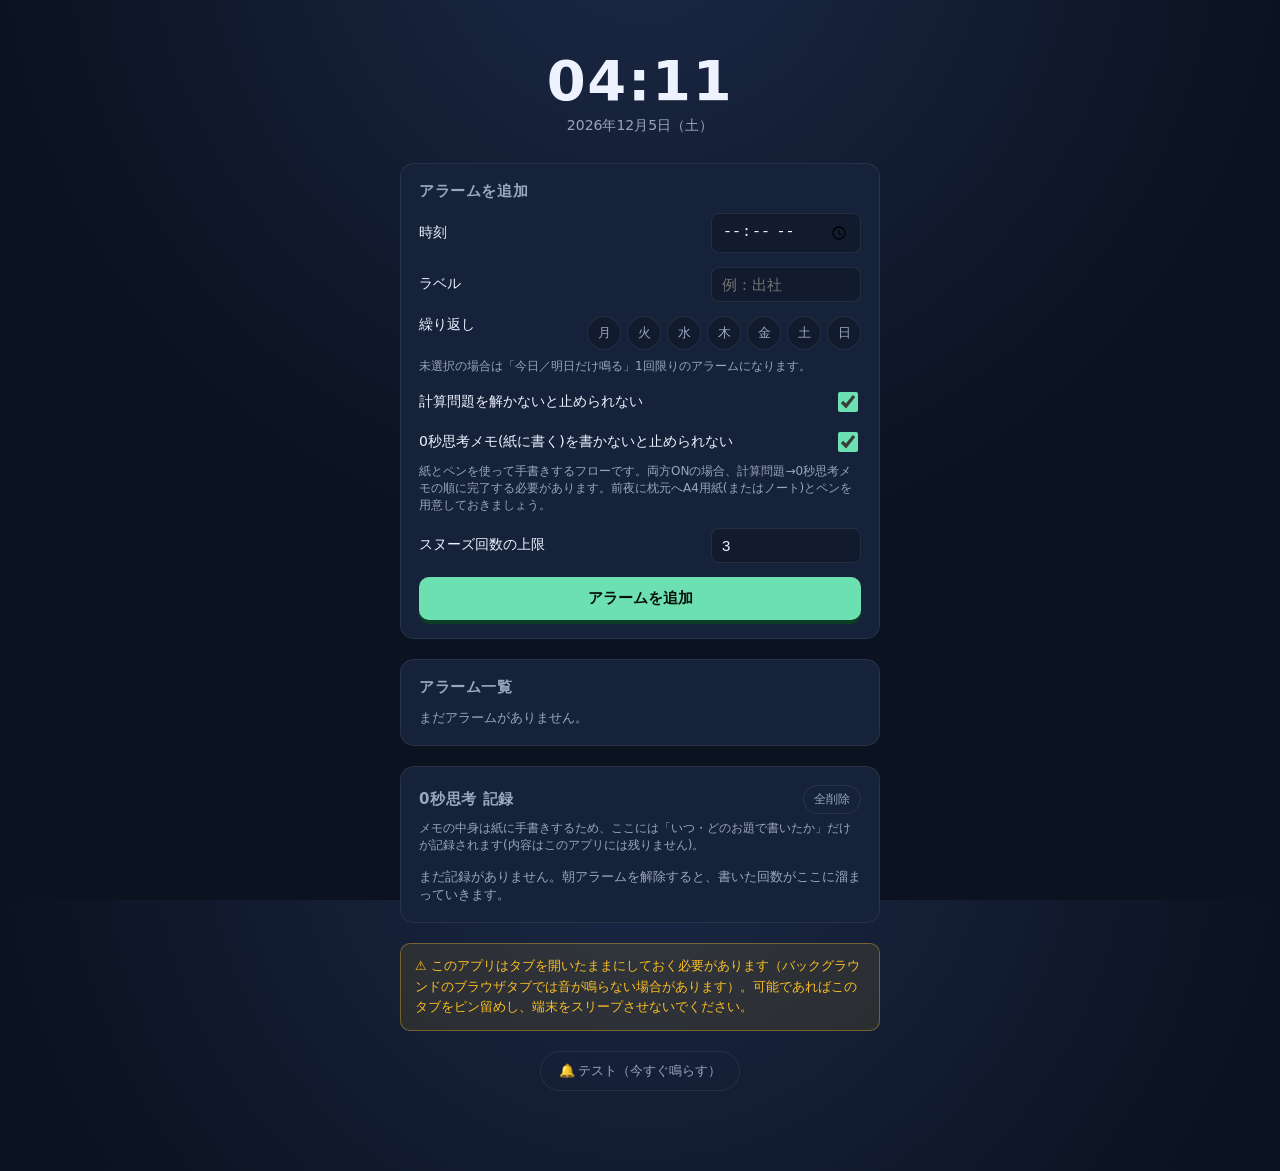
<file: alarm-clock/index.html>
<!DOCTYPE html>
<html lang="ja">
<head>
<meta charset="UTF-8">
<meta name="viewport" content="width=device-width, initial-scale=1.0, maximum-scale=1.0, viewport-fit=cover">
<title>絶対に起きれる目覚まし時計</title>
<link rel="stylesheet" href="style.css">

<!-- iPhoneのホーム画面追加（PWA）対応 -->
<link rel="manifest" href="manifest.json">
<link rel="apple-touch-icon" href="icons/icon-180.png">
<link rel="icon" href="icons/icon-192.png">
<meta name="apple-mobile-web-app-capable" content="yes">
<meta name="mobile-web-app-capable" content="yes">
<meta name="apple-mobile-web-app-status-bar-style" content="black-translucent">
<meta name="apple-mobile-web-app-title" content="目覚まし">
<meta name="theme-color" content="#0b1220">
<meta name="format-detection" content="telephone=no">
</head>
<body>

<main class="app" id="app">
  <header class="clock-header">
    <div class="now-time" id="nowTime">--:--</div>
    <div class="now-date" id="nowDate">----年--月--日（-）</div>
  </header>

  <section class="next-alarm" id="nextAlarmBox" hidden>
    <span class="next-alarm-label">次のアラーム</span>
    <span class="next-alarm-value" id="nextAlarmValue">--:--</span>
  </section>

  <section class="alarm-form">
    <h2>アラームを追加</h2>
    <form id="alarmForm">
      <div class="form-row">
        <label for="timeInput">時刻</label>
        <input type="time" id="timeInput" required>
      </div>
      <div class="form-row">
        <label for="labelInput">ラベル</label>
        <input type="text" id="labelInput" placeholder="例：出社">
      </div>
      <div class="form-row days-row">
        <label>繰り返し</label>
        <div class="days-picker" id="daysPicker">
          <button type="button" class="day-btn" data-day="1">月</button>
          <button type="button" class="day-btn" data-day="2">火</button>
          <button type="button" class="day-btn" data-day="3">水</button>
          <button type="button" class="day-btn" data-day="4">木</button>
          <button type="button" class="day-btn" data-day="5">金</button>
          <button type="button" class="day-btn" data-day="6">土</button>
          <button type="button" class="day-btn" data-day="0">日</button>
        </div>
      </div>
      <p class="hint">未選択の場合は「今日／明日だけ鳴る」1回限りのアラームになります。</p>

      <div class="form-row">
        <label for="mathToggle">計算問題を解かないと止められない</label>
        <input type="checkbox" id="mathToggle" checked>
      </div>
      <div class="form-row">
        <label for="zeroSecondToggle">0秒思考メモ(紙に書く)を書かないと止められない</label>
        <input type="checkbox" id="zeroSecondToggle" checked>
      </div>
      <p class="hint">紙とペンを使って手書きするフローです。両方ONの場合、計算問題→0秒思考メモの順に完了する必要があります。前夜に枕元へA4用紙(またはノート)とペンを用意しておきましょう。</p>
      <div class="form-row">
        <label for="snoozeLimitInput">スヌーズ回数の上限</label>
        <input type="number" id="snoozeLimitInput" min="0" max="10" value="3">
      </div>

      <button type="submit" class="primary-btn">アラームを追加</button>
    </form>
  </section>

  <section class="alarm-list">
    <h2>アラーム一覧</h2>
    <ul id="alarmList" class="alarm-items"></ul>
    <p class="empty-msg" id="emptyMsg">まだアラームがありません。</p>
  </section>

  <section class="memo-history">
    <div class="memo-history-head">
      <h2>0秒思考 記録</h2>
      <button type="button" class="clear-history-btn" id="clearHistoryBtn">全削除</button>
    </div>
    <p class="memo-stats" id="memoStats"></p>
    <p class="hint">メモの中身は紙に手書きするため、ここには「いつ・どのお題で書いたか」だけが記録されます(内容はこのアプリには残りません)。</p>
    <ul id="memoHistoryList" class="memo-history-items"></ul>
    <p class="empty-msg" id="memoEmptyMsg">まだ記録がありません。朝アラームを解除すると、書いた回数がここに溜まっていきます。</p>
  </section>

  <section class="warning-box" id="permissionWarning" hidden>
    ⚠️ このアプリはタブを開いたままにしておく必要があります（バックグラウンドのブラウザタブでは音が鳴らない場合があります）。可能であればこのタブをピン留めし、端末をスリープさせないでください。
  </section>

  <section class="ios-hint" id="iosInstallHint" hidden>
    📱 <strong>iPhoneでの使い方</strong><br>
    Safariの共有ボタン <span aria-hidden="true">⬆️</span> →「ホーム画面に追加」でアプリのように起動できます。<br>
    確実に鳴らすために、就寝前に以下を確認してください。
    <ul>
      <li>本体側面の<strong>着信/サイレントスイッチ</strong>をオン（音が鳴る側）にする</li>
      <li><strong>おやすみモード/集中モード</strong>をオフにするか、このアプリの通知を許可する</li>
      <li>設定 →「画面表示と明るさ」→「自動ロック」を<strong>「なし」</strong>にする（充電しながら推奨）</li>
      <li>このアプリの画面を開いたままにしておく</li>
    </ul>
  </section>

  <button class="test-btn" id="testBtn" type="button">🔔 テスト（今すぐ鳴らす）</button>
</main>

<!-- iOSのサイレントスイッチ対策: WebAudioの出力をこのaudio要素経由で再生する -->
<audio id="audioSink" playsinline style="display:none"></audio>

<!-- 待機中に一定時間操作がないと表示される、ほぼ真っ黒な省電力画面 -->
<div class="idle-screen" id="idleScreen" hidden>
  <div class="idle-clock" id="idleClock">--:--</div>
  <div class="idle-hint">アラーム待機中 ・ タップで元の画面に戻ります</div>
</div>

<!-- 鳴動中オーバーレイ -->
<div class="ringing-overlay" id="ringingOverlay" hidden>
  <div class="ringing-content">
    <div class="ringing-label">⏰ 起きる時間です！</div>
    <div class="ringing-time" id="ringingTime">--:--</div>
    <div class="ringing-alarm-label" id="ringingAlarmLabel"></div>
    <div class="snooze-status" id="snoozeStatus"></div>

    <div class="ringing-actions">
      <button class="snooze-btn" id="snoozeBtn" type="button">😴 あと5分スヌーズ</button>
      <button class="stop-btn" id="stopBtn" type="button">🛑 アラームを止める</button>
    </div>
  </div>
</div>

<!-- 計算チャレンジモーダル -->
<div class="math-modal" id="mathModal" hidden>
  <div class="math-content">
    <div class="math-progress" id="mathProgress">問題 1 / 3</div>
    <div class="math-question" id="mathQuestion">1 + 1 = ?</div>
    <input type="number" class="math-answer" id="mathAnswer" inputmode="numeric" autocomplete="off">
    <button class="primary-btn" id="mathSubmit" type="button">回答する</button>
    <div class="math-feedback" id="mathFeedback"></div>
  </div>
</div>

<!-- 0秒思考メモ モーダル(紙に手書きするフロー) -->
<div class="zs-modal" id="zeroSecondModal" hidden>
  <div class="zs-content">
    <span class="zs-badge">0秒思考メモ ・ 紙に手書き</span>
    <p class="zs-sound-note">🔇 集中できるよう、アラーム音はここで止まっています</p>
    <div class="zs-prompt-label">今日のお題</div>
    <div class="zs-prompt" id="zsPrompt">タイトル</div>
    <p class="zs-rule">
      📝 <strong>A4用紙(またはノート)とペン</strong>を用意し、上のお題について<br>
      <strong>4〜6行、各行20〜30字</strong>を目安に、思いついたまま<strong>手で</strong>書き出してください。<br>
      文法や体裁は気にせず、スピード優先で。デバイスへの入力ではなく、紙に書くのがポイントです。
    </p>
    <div class="zs-timer-wrap">
      <div class="zs-timer" id="zsTimer">1:00</div>
      <div class="zs-timer-label">書き終わるまでの目安タイム</div>
    </div>
    <div class="zs-status" id="zsStatus">タイマーが0:00になったら、下のボタンを押せるようになります</div>
    <button class="primary-btn" id="zsSubmit" type="button" disabled>紙に書き終えた</button>
  </div>
</div>

<script src="app.js"></script>
</body>
</html>
</file>
<file: alarm-clock/style.css>
:root{
  --bg: #0b1220;
  --bg-soft: #121b2e;
  --card: #16213a;
  --border: rgba(255,255,255,0.08);
  --text: #eef2ff;
  --muted: #9aa5c0;
  --accent: #6de0b2;
  --accent-dark: #0e3d26;
  --danger: #f87171;
  --danger-dark: #7f1d1d;
  --warn: #fbbf24;
}
*{box-sizing:border-box;}
[hidden]{display:none !important;}
html{ height:100%; }
body{
  margin:0;
  min-height:100vh;
  min-height:100dvh;
  background:radial-gradient(circle at 50% -10%, #1c2947 0%, var(--bg) 55%);
  color:var(--text);
  font-family:'Hiragino Sans','Noto Sans JP',system-ui,sans-serif;
  display:flex;
  justify-content:center;
  -webkit-text-size-adjust:100%;
  /* iPhoneのノッチ/ホームインジケーター領域を避ける(PWA/フルスクリーン時) */
  padding:calc(24px + env(safe-area-inset-top)) calc(16px + env(safe-area-inset-right)) calc(80px + env(safe-area-inset-bottom)) calc(16px + env(safe-area-inset-left));
}
.app{
  width:100%;
  max-width:480px;
  display:flex;
  flex-direction:column;
  gap:20px;
}
.clock-header{
  text-align:center;
  padding:24px 0 8px;
}
.now-time{
  font-size:56px;
  font-weight:800;
  letter-spacing:0.03em;
  font-variant-numeric:tabular-nums;
}
.now-date{
  color:var(--muted);
  margin-top:4px;
  font-size:14px;
}
.next-alarm{
  background:var(--card);
  border:1px solid var(--border);
  border-radius:12px;
  padding:12px 16px;
  display:flex;
  justify-content:space-between;
  align-items:center;
}
.next-alarm-label{color:var(--muted);font-size:13px;}
.next-alarm-value{color:var(--accent);font-weight:700;font-size:18px;}

section h2{
  font-size:15px;
  margin:0 0 12px;
  color:var(--muted);
  letter-spacing:0.04em;
}
.alarm-form{
  background:var(--card);
  border:1px solid var(--border);
  border-radius:14px;
  padding:18px;
}
.form-row{
  display:flex;
  align-items:center;
  justify-content:space-between;
  gap:12px;
  margin-bottom:14px;
}
.form-row label{
  font-size:14px;
  color:var(--text);
}
.form-row input[type="time"],
.form-row input[type="text"],
.form-row input[type="number"]{
  background:var(--bg-soft);
  border:1px solid var(--border);
  color:var(--text);
  border-radius:8px;
  padding:8px 10px;
  font-size:15px;
  width:150px;
}
.form-row input[type="checkbox"]{
  width:20px;
  height:20px;
  accent-color:var(--accent);
}
.days-row{align-items:flex-start;}
.days-picker{
  display:flex;
  gap:6px;
  flex-wrap:wrap;
}
.day-btn{
  width:34px;
  height:34px;
  border-radius:50%;
  border:1px solid var(--border);
  background:var(--bg-soft);
  color:var(--muted);
  font-size:13px;
  cursor:pointer;
}
.day-btn.active{
  background:var(--accent);
  border-color:var(--accent);
  color:#06120e;
  font-weight:700;
}
.hint{
  font-size:12px;
  color:var(--muted);
  margin:-6px 0 14px;
}
.primary-btn{
  width:100%;
  padding:12px 0;
  border:none;
  border-radius:10px;
  background:var(--accent);
  color:#06120e;
  font-weight:700;
  font-size:15px;
  cursor:pointer;
  box-shadow:0 4px 0 var(--accent-dark);
}
.primary-btn:active{transform:translateY(2px);box-shadow:0 2px 0 var(--accent-dark);}

.alarm-list{
  background:var(--card);
  border:1px solid var(--border);
  border-radius:14px;
  padding:18px;
}
.alarm-items{
  list-style:none;
  margin:0;
  padding:0;
  display:flex;
  flex-direction:column;
  gap:10px;
}
.alarm-item{
  display:flex;
  align-items:center;
  justify-content:space-between;
  background:var(--bg-soft);
  border:1px solid var(--border);
  border-radius:10px;
  padding:12px 14px;
}
.alarm-item.disabled{opacity:0.45;}
.alarm-main{display:flex;flex-direction:column;gap:2px;}
.alarm-time{font-size:22px;font-weight:800;font-variant-numeric:tabular-nums;}
.alarm-meta{font-size:12px;color:var(--muted);}
.alarm-controls{display:flex;align-items:center;gap:10px;}
.toggle{
  position:relative;
  width:44px;
  height:24px;
  border-radius:999px;
  background:#2a3552;
  border:none;
  cursor:pointer;
}
.toggle::after{
  content:'';
  position:absolute;
  top:2px;left:2px;
  width:20px;height:20px;
  border-radius:50%;
  background:#fff;
  transition:left .15s ease;
}
.toggle.on{background:var(--accent);}
.toggle.on::after{left:22px;}
.delete-btn{
  background:none;
  border:none;
  color:var(--danger);
  font-size:18px;
  cursor:pointer;
  padding:4px;
}
.empty-msg{color:var(--muted);font-size:13px;margin:0;}

.memo-history{
  background:var(--card);
  border:1px solid var(--border);
  border-radius:14px;
  padding:18px;
}
.memo-history-head{
  display:flex;
  align-items:center;
  justify-content:space-between;
  margin-bottom:12px;
}
.memo-history-head h2{margin:0;}
.memo-stats{
  font-size:13px;
  color:var(--accent);
  margin:0 0 4px;
}
.clear-history-btn{
  background:none;
  border:1px solid var(--border);
  color:var(--muted);
  font-size:12px;
  padding:5px 10px;
  border-radius:999px;
  cursor:pointer;
}
.memo-history-items{
  list-style:none;
  margin:0;
  padding:0;
  display:flex;
  flex-direction:column;
  gap:10px;
}
.memo-item{
  background:var(--bg-soft);
  border:1px solid var(--border);
  border-radius:10px;
  padding:10px 14px;
  display:flex;
  justify-content:space-between;
  align-items:baseline;
  gap:10px;
  font-size:13px;
}
.memo-item-title{color:var(--accent);font-weight:700;flex:1;}
.memo-item-date{color:var(--muted);flex-shrink:0;}

/* ===== 待機中の省電力(ほぼ真っ黒)画面 ===== */
/* 画面を点けっぱなしにする必要があっても、明るいUIを表示し続けないための簡易スクリーンセーバー。
   有機ELディスプレイでは黒に近い色ほど発光しないため、体感の明るさと消費電力を抑えられる。 */
.idle-screen{
  position:fixed;
  inset:0;
  background:#000;
  z-index:900;
  display:flex;
  flex-direction:column;
  align-items:center;
  justify-content:center;
  gap:14px;
  cursor:pointer;
}
.idle-clock{
  font-size:15vw;
  font-weight:300;
  color:#3a3f4a;
  font-variant-numeric:tabular-nums;
  letter-spacing:0.02em;
}
.idle-hint{
  font-size:11px;
  color:#22262e;
  letter-spacing:0.04em;
}

.warning-box{
  background:rgba(251,191,36,0.1);
  border:1px solid rgba(251,191,36,0.35);
  color:var(--warn);
  border-radius:10px;
  padding:12px 14px;
  font-size:13px;
  line-height:1.6;
}
.ios-hint{
  background:rgba(109,224,178,0.08);
  border:1px solid rgba(109,224,178,0.3);
  color:var(--text);
  border-radius:10px;
  padding:14px 16px;
  font-size:13px;
  line-height:1.7;
}
.ios-hint ul{
  margin:10px 0 0;
  padding-left:18px;
}
.ios-hint li{margin-bottom:4px;}

.test-btn{
  align-self:center;
  background:none;
  border:1px solid var(--border);
  color:var(--muted);
  padding:10px 18px;
  border-radius:999px;
  cursor:pointer;
  font-size:13px;
}

/* ===== 鳴動中オーバーレイ ===== */
.ringing-overlay{
  position:fixed;
  inset:0;
  background:linear-gradient(160deg,#7f1d1d,#450a0a 70%);
  animation:flash 1s infinite;
  display:flex;
  align-items:center;
  justify-content:center;
  z-index:1000;
  padding:calc(24px + env(safe-area-inset-top)) calc(24px + env(safe-area-inset-right)) calc(24px + env(safe-area-inset-bottom)) calc(24px + env(safe-area-inset-left));
}
@keyframes flash{
  0%,100%{background-color:#7f1d1d;}
  50%{background-color:#3f0d0d;}
}
.ringing-content{
  text-align:center;
  max-width:420px;
  width:100%;
}
.ringing-label{
  font-size:20px;
  font-weight:700;
  margin-bottom:8px;
}
.ringing-time{
  font-size:72px;
  font-weight:900;
  font-variant-numeric:tabular-nums;
  text-shadow:0 0 30px rgba(255,255,255,0.4);
}
.ringing-alarm-label{
  font-size:16px;
  color:rgba(255,255,255,0.85);
  margin-top:6px;
}
.snooze-status{
  margin-top:10px;
  font-size:13px;
  color:rgba(255,255,255,0.7);
}
.ringing-actions{
  margin-top:36px;
  display:flex;
  flex-direction:column;
  gap:14px;
}
.snooze-btn, .stop-btn{
  padding:16px 0;
  border-radius:12px;
  border:none;
  font-size:17px;
  font-weight:800;
  cursor:pointer;
}
.snooze-btn{
  background:rgba(255,255,255,0.12);
  color:#fff;
  border:1px solid rgba(255,255,255,0.35);
}
.snooze-btn:disabled{opacity:0.35;cursor:not-allowed;}
.stop-btn{
  background:#fff;
  color:#7f1d1d;
  box-shadow:0 4px 0 rgba(0,0,0,0.25);
}

/* ===== 計算チャレンジ ===== */
.math-modal{
  position:fixed;
  inset:0;
  background:rgba(5,8,16,0.92);
  z-index:1100;
  display:flex;
  align-items:center;
  justify-content:center;
  padding:24px;
}
.math-content{
  background:var(--card);
  border:1px solid var(--border);
  border-radius:16px;
  padding:28px 22px;
  width:100%;
  max-width:360px;
  text-align:center;
}
.math-progress{
  color:var(--muted);
  font-size:13px;
  margin-bottom:10px;
}
.math-question{
  font-size:32px;
  font-weight:800;
  margin-bottom:20px;
}
.math-answer{
  width:100%;
  font-size:24px;
  text-align:center;
  padding:10px;
  border-radius:10px;
  border:1px solid var(--border);
  background:var(--bg-soft);
  color:var(--text);
  margin-bottom:16px;
}
.math-feedback{
  margin-top:12px;
  font-size:13px;
  min-height:18px;
  color:var(--danger);
}

/* ===== 0秒思考メモ ===== */
.zs-modal{
  position:fixed;
  inset:0;
  background:rgba(5,8,16,0.95);
  z-index:1100;
  display:flex;
  align-items:center;
  justify-content:center;
  padding:20px;
}
.zs-content{
  background:var(--card);
  border:1px solid var(--border);
  border-radius:16px;
  padding:26px 22px;
  width:100%;
  max-width:420px;
  text-align:center;
}
.zs-badge{
  display:inline-block;
  font-size:12px;
  color:var(--accent);
  border:1px solid var(--accent);
  border-radius:999px;
  padding:3px 10px;
  margin-bottom:16px;
}
.zs-sound-note{
  font-size:12px;
  color:var(--accent);
  margin:0 0 14px;
}
.zs-prompt-label{
  font-size:12px;
  color:var(--muted);
  margin-bottom:4px;
}
.zs-prompt{
  font-size:24px;
  font-weight:800;
  margin-bottom:16px;
  line-height:1.5;
}
.zs-rule{
  font-size:13px;
  color:var(--muted);
  line-height:1.9;
  margin:0 0 20px;
  text-align:left;
  background:var(--bg-soft);
  border:1px solid var(--border);
  border-radius:10px;
  padding:12px 14px;
}
.zs-rule strong{color:var(--text);}
.zs-timer-wrap{margin-bottom:16px;}
.zs-timer{
  font-variant-numeric:tabular-nums;
  font-weight:900;
  font-size:56px;
  color:var(--warn);
  line-height:1.1;
}
.zs-timer.zs-timeup{color:var(--accent);}
.zs-timer-label{
  font-size:12px;
  color:var(--muted);
  margin-top:4px;
}
.zs-status{
  font-size:13px;
  color:var(--muted);
  min-height:18px;
  margin-bottom:18px;
}
.zs-status.zs-ok{color:var(--accent);font-weight:700;}

@media (max-width: 380px){
  .now-time{font-size:44px;}
  .form-row input[type="time"],
  .form-row input[type="text"],
  .form-row input[type="number"]{width:120px;}
}
</file>
